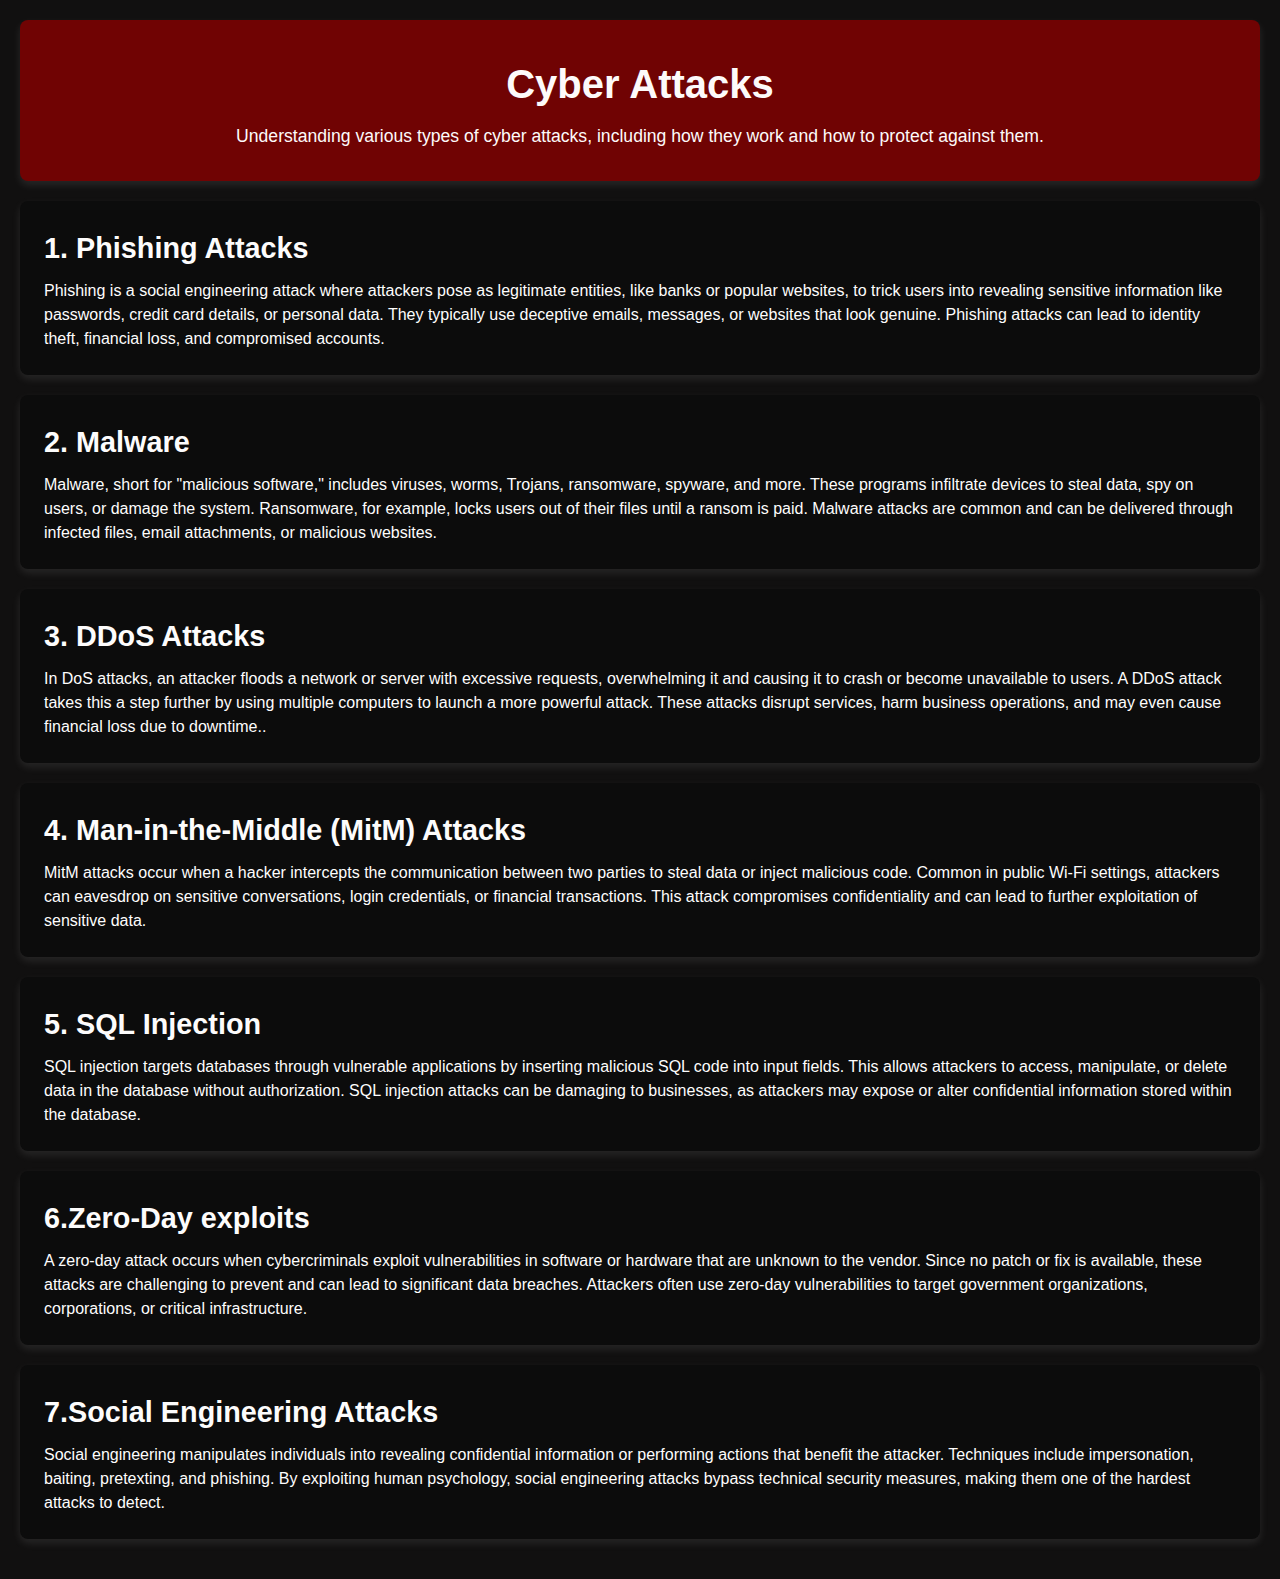
<file: cyber/c1.html>
<!DOCTYPE html>
<html lang="en">
<head>
    <meta charset="UTF-8">
    <meta name="viewport" content="width=device-width, initial-scale=1.0">
    <title>Cyber Attacks</title>
    <link rel="stylesheet" href="c.css"> 
</head>
<body> 
    <header> 
        <h1>Cyber Attacks</h1>
        <p>Understanding various types of cyber attacks, including how they work and how to protect against them.</p>
    </header>
    
    <section>
        <h2>1. Phishing Attacks</h2>
        <p>Phishing is a social engineering attack where attackers pose as legitimate entities, like banks or popular websites, to trick users into revealing sensitive information like passwords, credit card details, or personal data. They typically use deceptive emails, messages, or websites that look genuine. Phishing attacks can lead to identity theft, financial loss, and compromised accounts.</p>
    </section>
    
    <section>
        <h2>2. Malware</h2>
        <p>Malware, short for "malicious software," includes viruses, worms, Trojans, ransomware, spyware, and more. These programs infiltrate devices to steal data, spy on users, or damage the system. Ransomware, for example, locks users out of their files until a ransom is paid. Malware attacks are common and can be delivered through infected files, email attachments, or malicious websites.</p>
    </section>
    
    <section>
        <h2>3. DDoS Attacks</h2>
        <p>In DoS attacks, an attacker floods a network or server with excessive requests, overwhelming it and causing it to crash or become unavailable to users. A DDoS attack takes this a step further by using multiple computers to launch a more powerful attack. These attacks disrupt services, harm business operations, and may even cause financial loss due to downtime..</p>
    </section>
    
    <section>
        <h2>4. Man-in-the-Middle (MitM) Attacks</h2>
        <p>MitM attacks occur when a hacker intercepts the communication between two parties to steal data or inject malicious code. Common in public Wi-Fi settings, attackers can eavesdrop on sensitive conversations, login credentials, or financial transactions. This attack compromises confidentiality and can lead to further exploitation of sensitive data.</p>
    </section>
    
    <section>
        <h2>5. SQL Injection</h2>
        <p>SQL injection targets databases through vulnerable applications by inserting malicious SQL code into input fields. This allows attackers to access, manipulate, or delete data in the database without authorization. SQL injection attacks can be damaging to businesses, as attackers may expose or alter confidential information stored within the database.</p>
    </section>
    
    <section>
        <h2>6.Zero-Day exploits</h2>
        <p>A zero-day attack occurs when cybercriminals exploit vulnerabilities in software or hardware that are unknown to the vendor. Since no patch or fix is available, these attacks are challenging to prevent and can lead to significant data breaches. Attackers often use zero-day vulnerabilities to target government organizations, corporations, or critical infrastructure.</p>
    </section>
    
    <section>
        <h2>7.Social Engineering Attacks</h2>
        <p>Social engineering manipulates individuals into revealing confidential information or performing actions that benefit the attacker. Techniques include impersonation, baiting, pretexting, and phishing. By exploiting human psychology, social engineering attacks bypass technical security measures, making them one of the hardest attacks to detect.</p>
    </section>

</body>
</html>
</file>
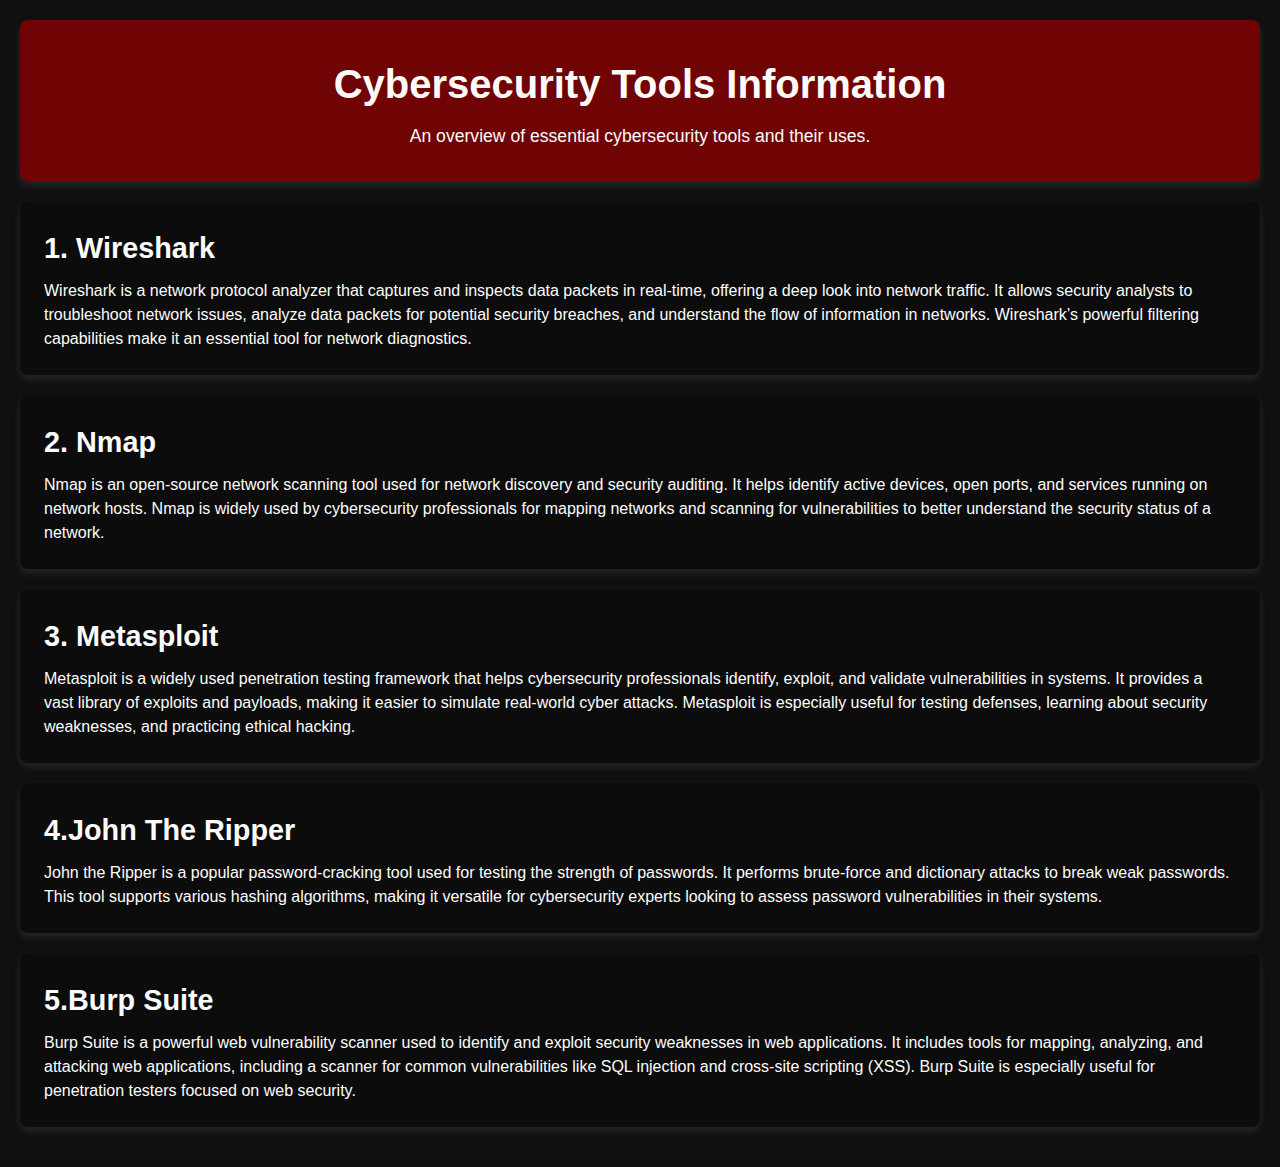
<file: cyber/c2.html>
<!DOCTYPE html>
<html lang="en">
<head>
    <meta charset="UTF-8">
    <meta name="viewport" content="width=device-width, initial-scale=1.0">
    <title>Tools Information</title>
    <link rel="stylesheet" href="c.css">
</head>
<body>
    <header>
        <h1>Cybersecurity Tools Information</h1>
        <p>An overview of essential cybersecurity tools and their uses.</p>
    </header>
    
    <section>
        <h2>1. Wireshark</h2>
        <p>Wireshark is a network protocol analyzer that captures and inspects data packets in real-time, offering a deep look into network traffic. It allows security analysts to troubleshoot network issues, analyze data packets for potential security breaches, and understand the flow of information in networks. Wireshark’s powerful filtering capabilities make it an essential tool for network diagnostics.</p>
    </section>
    
    <section>
        <h2>2. Nmap</h2>
        <p>Nmap is an open-source network scanning tool used for network discovery and security auditing. It helps identify active devices, open ports, and services running on network hosts. Nmap is widely used by cybersecurity professionals for mapping networks and scanning for vulnerabilities to better understand the security status of a network.</p>
    </section>
    
    <section>
        <h2>3. Metasploit</h2>
        <p>Metasploit is a widely used penetration testing framework that helps cybersecurity professionals identify, exploit, and validate vulnerabilities in systems. It provides a vast library of exploits and payloads, making it easier to simulate real-world cyber attacks. Metasploit is especially useful for testing defenses, learning about security weaknesses, and practicing ethical hacking.</p>
    </section>

    <section>
        <h2>4.John The Ripper</h2>
        <p>John the Ripper is a popular password-cracking tool used for testing the strength of passwords. It performs brute-force and dictionary attacks to break weak passwords. This tool supports various hashing algorithms, making it versatile for cybersecurity experts looking to assess password vulnerabilities in their systems.</p>
    </section>

    <section>
        <h2>5.Burp Suite</h2>
        <p>Burp Suite is a powerful web vulnerability scanner used to identify and exploit security weaknesses in web applications. It includes tools for mapping, analyzing, and attacking web applications, including a scanner for common vulnerabilities like SQL injection and cross-site scripting (XSS). Burp Suite is especially useful for penetration testers focused on web security.</p>
       

    </section>

</body>
</html>
</file>
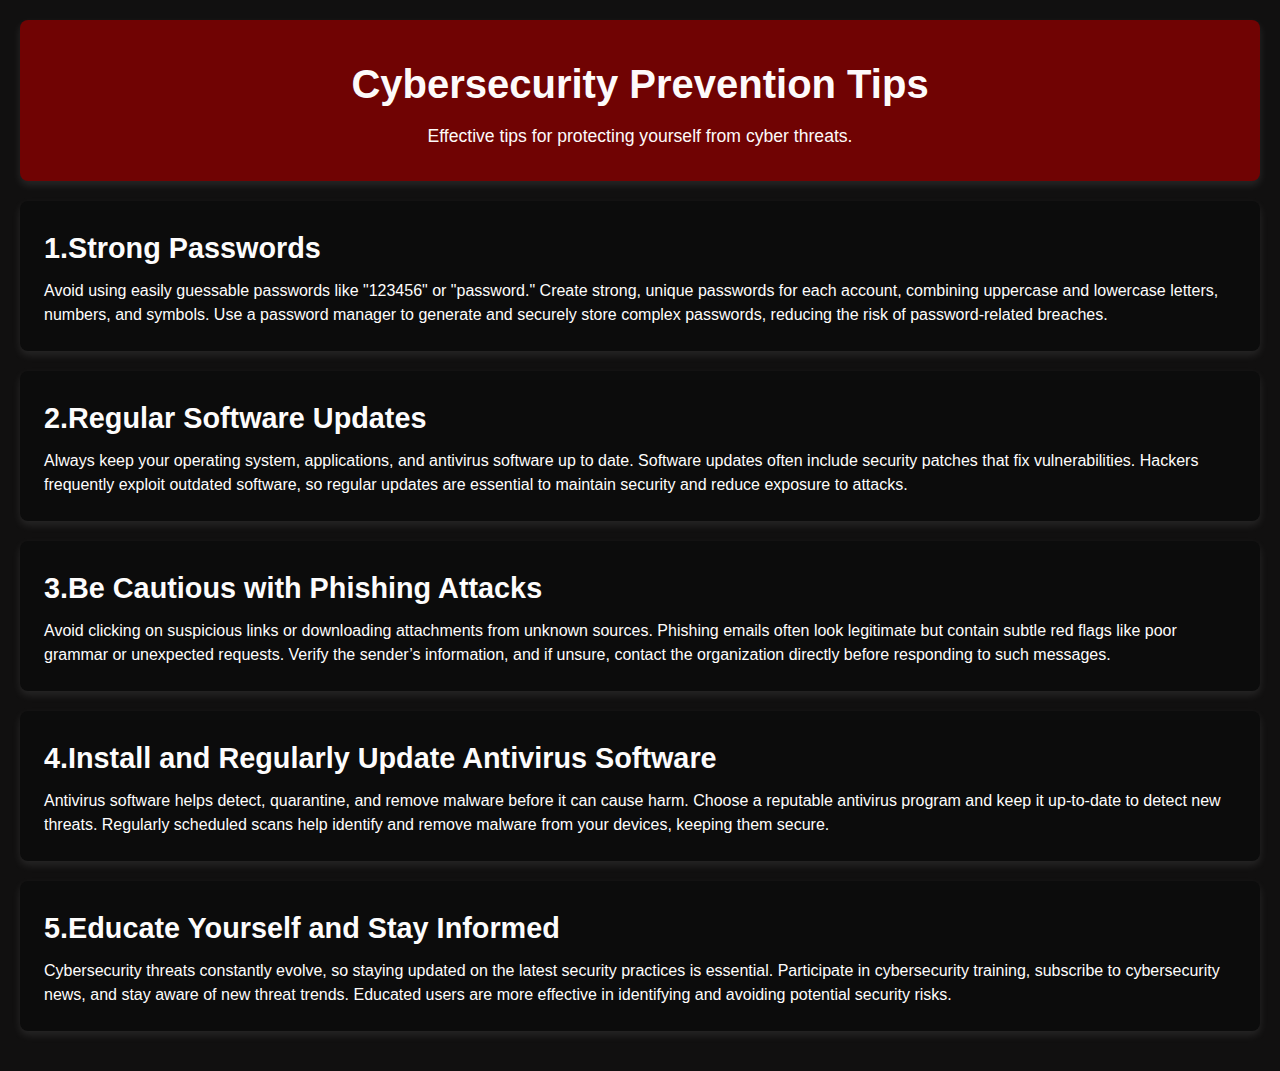
<file: cyber/c3.html>
<!DOCTYPE html>
<html lang="en">
<head>
    <meta charset="UTF-8">
    <meta name="viewport" content="width=device-width, initial-scale=1.0">
    <title>Prevention Tips</title>
    <link rel="stylesheet" href="c.css">
</head>
<body>
    <header>
        <h1>Cybersecurity Prevention Tips</h1>
        <p>Effective tips for protecting yourself from cyber threats.</p>
    </header>
    
    <section>
        <h2>1.Strong Passwords </h2>
        <p>Avoid using easily guessable passwords like "123456" or "password." Create strong, unique passwords for each account, combining uppercase and lowercase letters, numbers, and symbols. Use a password manager to generate and securely store complex passwords, reducing the risk of password-related breaches.</p>
    </section>
    
    <section>
        <h2>2.Regular Software Updates</h2>
        <p>Always keep your operating system, applications, and antivirus software up to date. Software updates often include security patches that fix vulnerabilities. Hackers frequently exploit outdated software, so regular updates are essential to maintain security and reduce exposure to attacks.</p>
    </section>

    <section>
        <h2>3.Be Cautious with Phishing Attacks</h2>
        <p>Avoid clicking on suspicious links or downloading attachments from unknown sources. Phishing emails often look legitimate but contain subtle red flags like poor grammar or unexpected requests. Verify the sender’s information, and if unsure, contact the organization directly before responding to such messages.</p>
    </section>  

    <section>
        <h2>4.Install and Regularly Update Antivirus Software</h2>
        <p>Antivirus software helps detect, quarantine, and remove malware before it can cause harm. Choose a reputable antivirus program and keep it up-to-date to detect new threats. Regularly scheduled scans help identify and remove malware from your devices, keeping them secure.</p>
    </section>    

    <section>
        <h2>5.Educate Yourself and Stay Informed</h2>
        <p>Cybersecurity threats constantly evolve, so staying updated on the latest security practices is essential. Participate in cybersecurity training, subscribe to cybersecurity news, and stay aware of new threat trends. Educated users are more effective in identifying and avoiding potential security risks.</p>
    </section>    
</body>
</html>
</file>
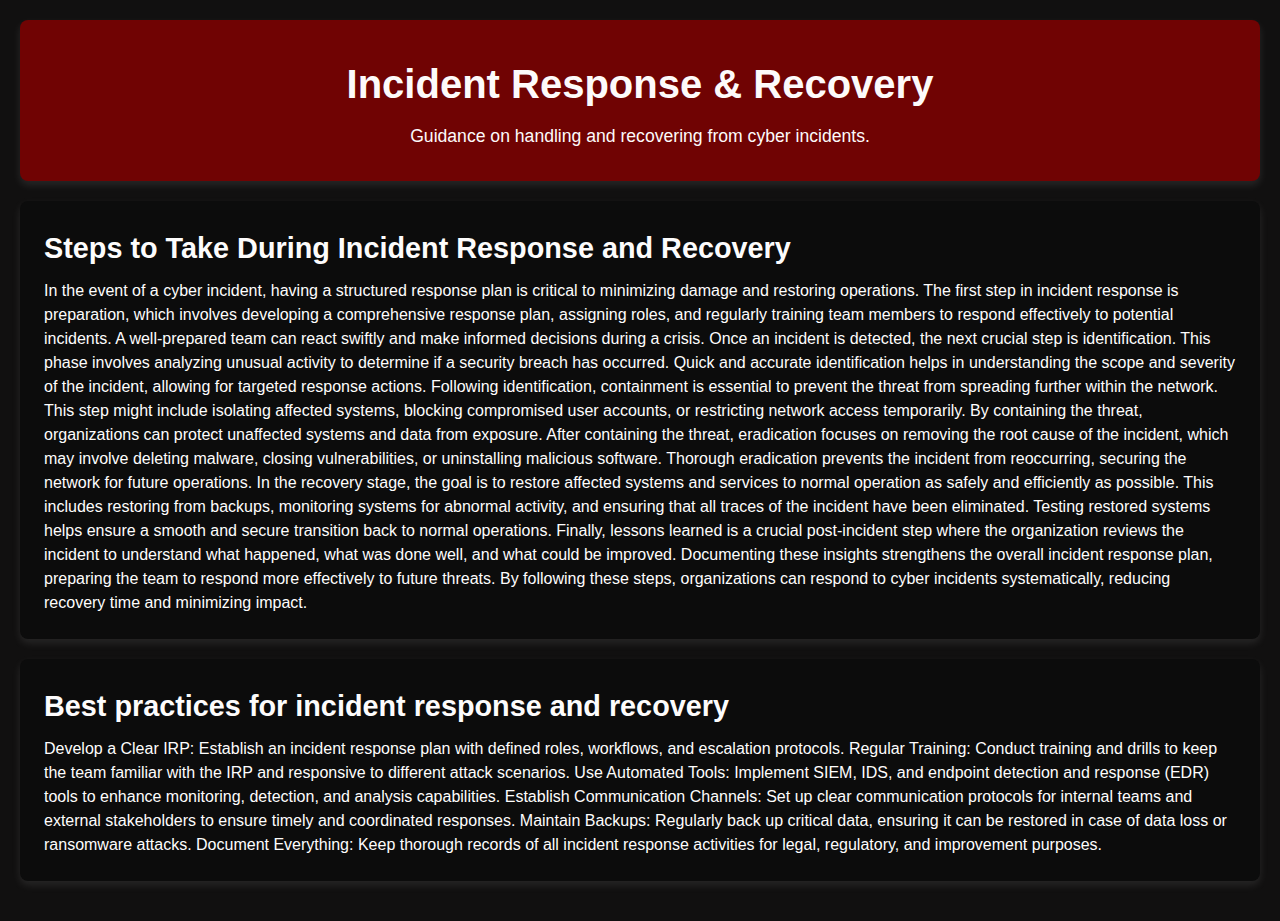
<file: cyber/c5.html>
<!DOCTYPE html>
<html lang="en">
<head>
    <meta charset="UTF-8">
    <meta name="viewport" content="width=device-width, initial-scale=1.0">
    <title>Incident Response & Recovery</title>
    <link rel="stylesheet" href="c.css">
</head>
<body>
    <header>
        <h1>Incident Response & Recovery</h1>
        <p>Guidance on handling and recovering from cyber incidents.</p>
    </header>
    
    <section>
        <h2>Steps to Take During Incident Response and Recovery </h2>
        <p>In the event of a cyber incident, having a structured response plan is critical to minimizing damage and restoring operations. The first step in incident response is preparation, which involves developing a comprehensive response plan, assigning roles, and regularly training team members to respond effectively to potential incidents. A well-prepared team can react swiftly and make informed decisions during a crisis.

            Once an incident is detected, the next crucial step is identification. This phase involves analyzing unusual activity to determine if a security breach has occurred. Quick and accurate identification helps in understanding the scope and severity of the incident, allowing for targeted response actions.
            
            Following identification, containment is essential to prevent the threat from spreading further within the network. This step might include isolating affected systems, blocking compromised user accounts, or restricting network access temporarily. By containing the threat, organizations can protect unaffected systems and data from exposure.
            
            After containing the threat, eradication focuses on removing the root cause of the incident, which may involve deleting malware, closing vulnerabilities, or uninstalling malicious software. Thorough eradication prevents the incident from reoccurring, securing the network for future operations.
            
            In the recovery stage, the goal is to restore affected systems and services to normal operation as safely and efficiently as possible. This includes restoring from backups, monitoring systems for abnormal activity, and ensuring that all traces of the incident have been eliminated. Testing restored systems helps ensure a smooth and secure transition back to normal operations.
            
            Finally, lessons learned is a crucial post-incident step where the organization reviews the incident to understand what happened, what was done well, and what could be improved. Documenting these insights strengthens the overall incident response plan, preparing the team to respond more effectively to future threats.
            
            By following these steps, organizations can respond to cyber incidents systematically, reducing recovery time and minimizing impact.
            
            
            
            
            
            
            </p>
    </section>
    
    <section>
        <h2> Best practices for incident response and recovery </h2>
        <p>Develop a Clear IRP: Establish an incident response plan with defined roles, workflows, and escalation protocols.
            Regular Training: Conduct training and drills to keep the team familiar with the IRP and responsive to different attack scenarios.
            Use Automated Tools: Implement SIEM, IDS, and endpoint detection and response (EDR) tools to enhance monitoring, detection, and analysis capabilities.
            Establish Communication Channels: Set up clear communication protocols for internal teams and external stakeholders to ensure timely and coordinated responses.
            Maintain Backups: Regularly back up critical data, ensuring it can be restored in case of data loss or ransomware attacks.
            Document Everything: Keep thorough records of all incident response activities for legal, regulatory, and improvement purposes.</p>
    </section>
</body>
</html>
</file>
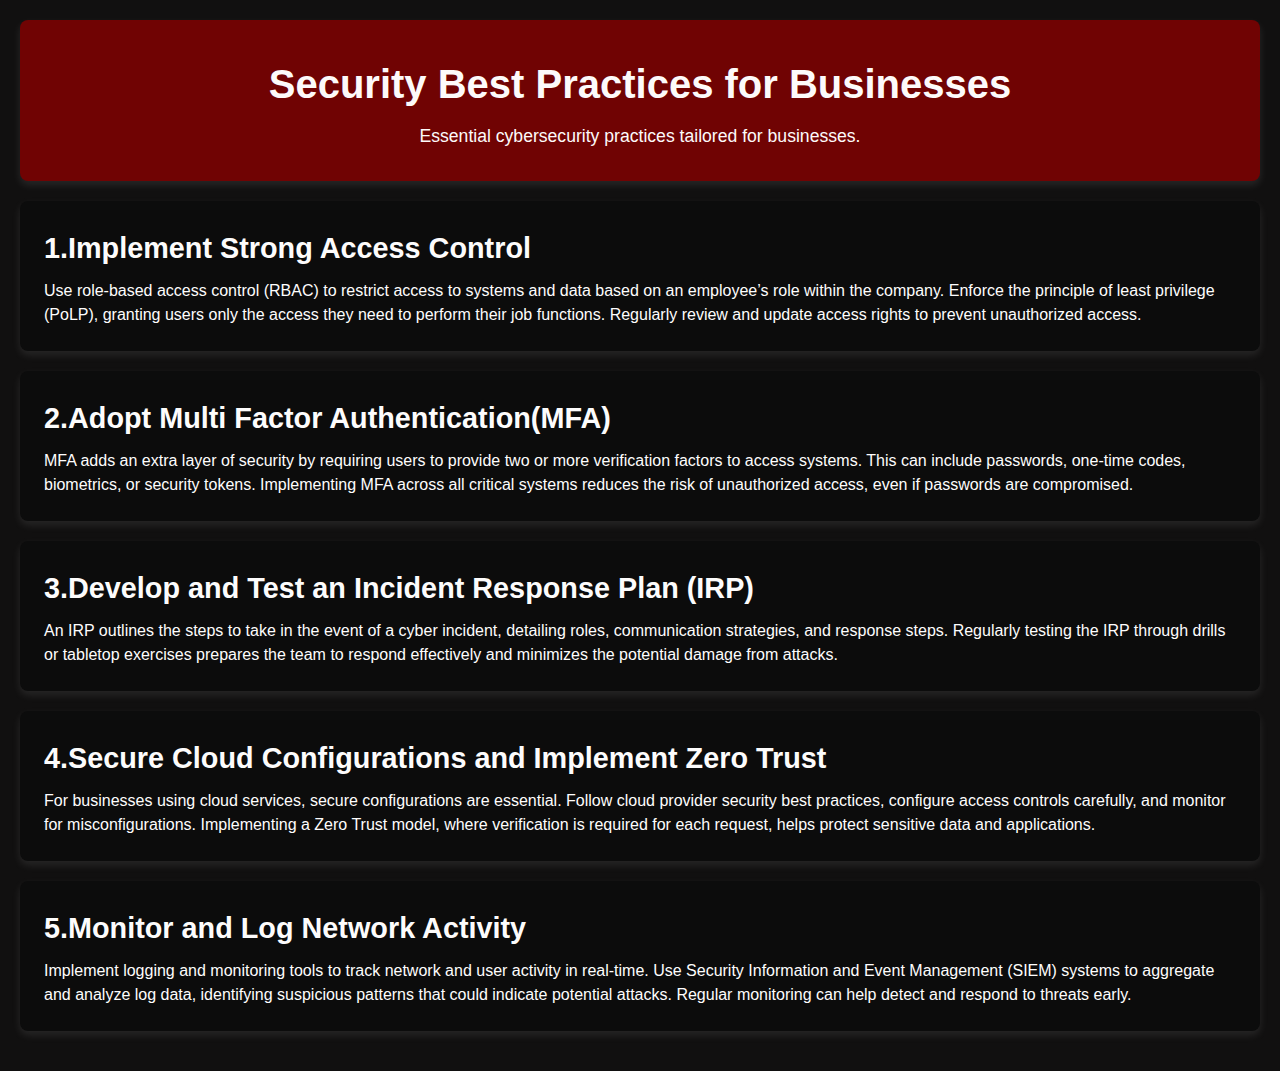
<file: cyber/c6.html>
<!DOCTYPE html>
<html lang="en">
<head>
    <meta charset="UTF-8">
    <meta name="viewport" content="width=device-width, initial-scale=1.0">
    <title>Security Best Practices for Businesses</title>
    <link rel="stylesheet" href="c.css">
</head>
<body>
    <header>
        <h1>Security Best Practices for Businesses</h1>
        <p>Essential cybersecurity practices tailored for businesses.</p>
    </header>
    
    <section>
        <h2>1.Implement Strong Access Control </h2>
        <p>Use role-based access control (RBAC) to restrict access to systems and data based on an employee’s role within the company. Enforce the principle of least privilege (PoLP), granting users only the access they need to perform their job functions. Regularly review and update access rights to prevent unauthorized access.</p>
    </section>
    
    <section>
        <h2>2.Adopt Multi Factor Authentication(MFA)</h2>
        <p>MFA adds an extra layer of security by requiring users to provide two or more verification factors to access systems. This can include passwords, one-time codes, biometrics, or security tokens. Implementing MFA across all critical systems reduces the risk of unauthorized access, even if passwords are compromised.</p>
    </section>

    <section>
        <h2>3.Develop and Test an Incident Response Plan (IRP)</h2>
        <p>An IRP outlines the steps to take in the event of a cyber incident, detailing roles, communication strategies, and response steps. Regularly testing the IRP through drills or tabletop exercises prepares the team to respond effectively and minimizes the potential damage from attacks.</p>
    </section>

    <section>
        <h2>4.Secure Cloud Configurations and Implement Zero Trust</h2>
        <p>For businesses using cloud services, secure configurations are essential. Follow cloud provider security best practices, configure access controls carefully, and monitor for misconfigurations. Implementing a Zero Trust model, where verification is required for each request, helps protect sensitive data and applications.</p>
    </section>

    <section>
        <h2>5.Monitor and Log Network Activity</h2>
        <p>Implement logging and monitoring tools to track network and user activity in real-time. Use Security Information and Event Management (SIEM) systems to aggregate and analyze log data, identifying suspicious patterns that could indicate potential attacks. Regular monitoring can help detect and respond to threats early.</p>
    </section>
</body>
</html>
</file>
<file: cyber/c.css>
/* Reset some default styling */
* {
    margin: 0;
    padding: 0;
    box-sizing: border-box;
  }
  
  /* Style the body */
  body {
    font-family: Arial, sans-serif;
    color: #333;
    background-color: #111010;
    line-height: 1.6;
    padding: 20px;
  }
  
  /* Header styling */
  header {
    background-color: #700303;
    color: #fdfafa;
    text-align: center;
    padding: 2rem;
    margin-bottom: 20px;
    border-radius: 8px;
    box-shadow: 0 4px 8px rgba(255, 254, 254, 0.1);
  }
  
  header h1 {
    font-size: 2.5rem;
    margin-bottom: 0.5rem;
  }
  
  header p {
    font-size: 1.1rem;
    line-height: 1.4;
  }
  
  /* Section styling */
  section {
    background-color: #0c0c0c;
    padding: 1.5rem;
    margin-bottom: 20px;
    border-radius: 8px;
    box-shadow: 0 4px 8px rgba(250, 247, 247, 0.1);
  }
  
  section h2 {
    font-size: 1.8rem;
    color: #fdfcfc;
    margin-bottom: 0.5rem;
  }
  
  section p {
    font-size: 1rem;
    color: #fefdfd;
    line-height: 1.5;
  }
  
  /* Add space between paragraphs */
  section p + p {
    margin-top: 0.5rem;
  }
  
  /* Responsiveness */
  @media (max-width: 768px) {
    body {
      padding: 10px;
    }
  
    header h1 {
      font-size: 2rem;
    }
  
    header p {
      font-size: 1rem;
    }
  
    section h2 {
      font-size: 1.5rem;
    }
  
    section p {
      font-size: 0.9rem;
    }
  }
</file>
